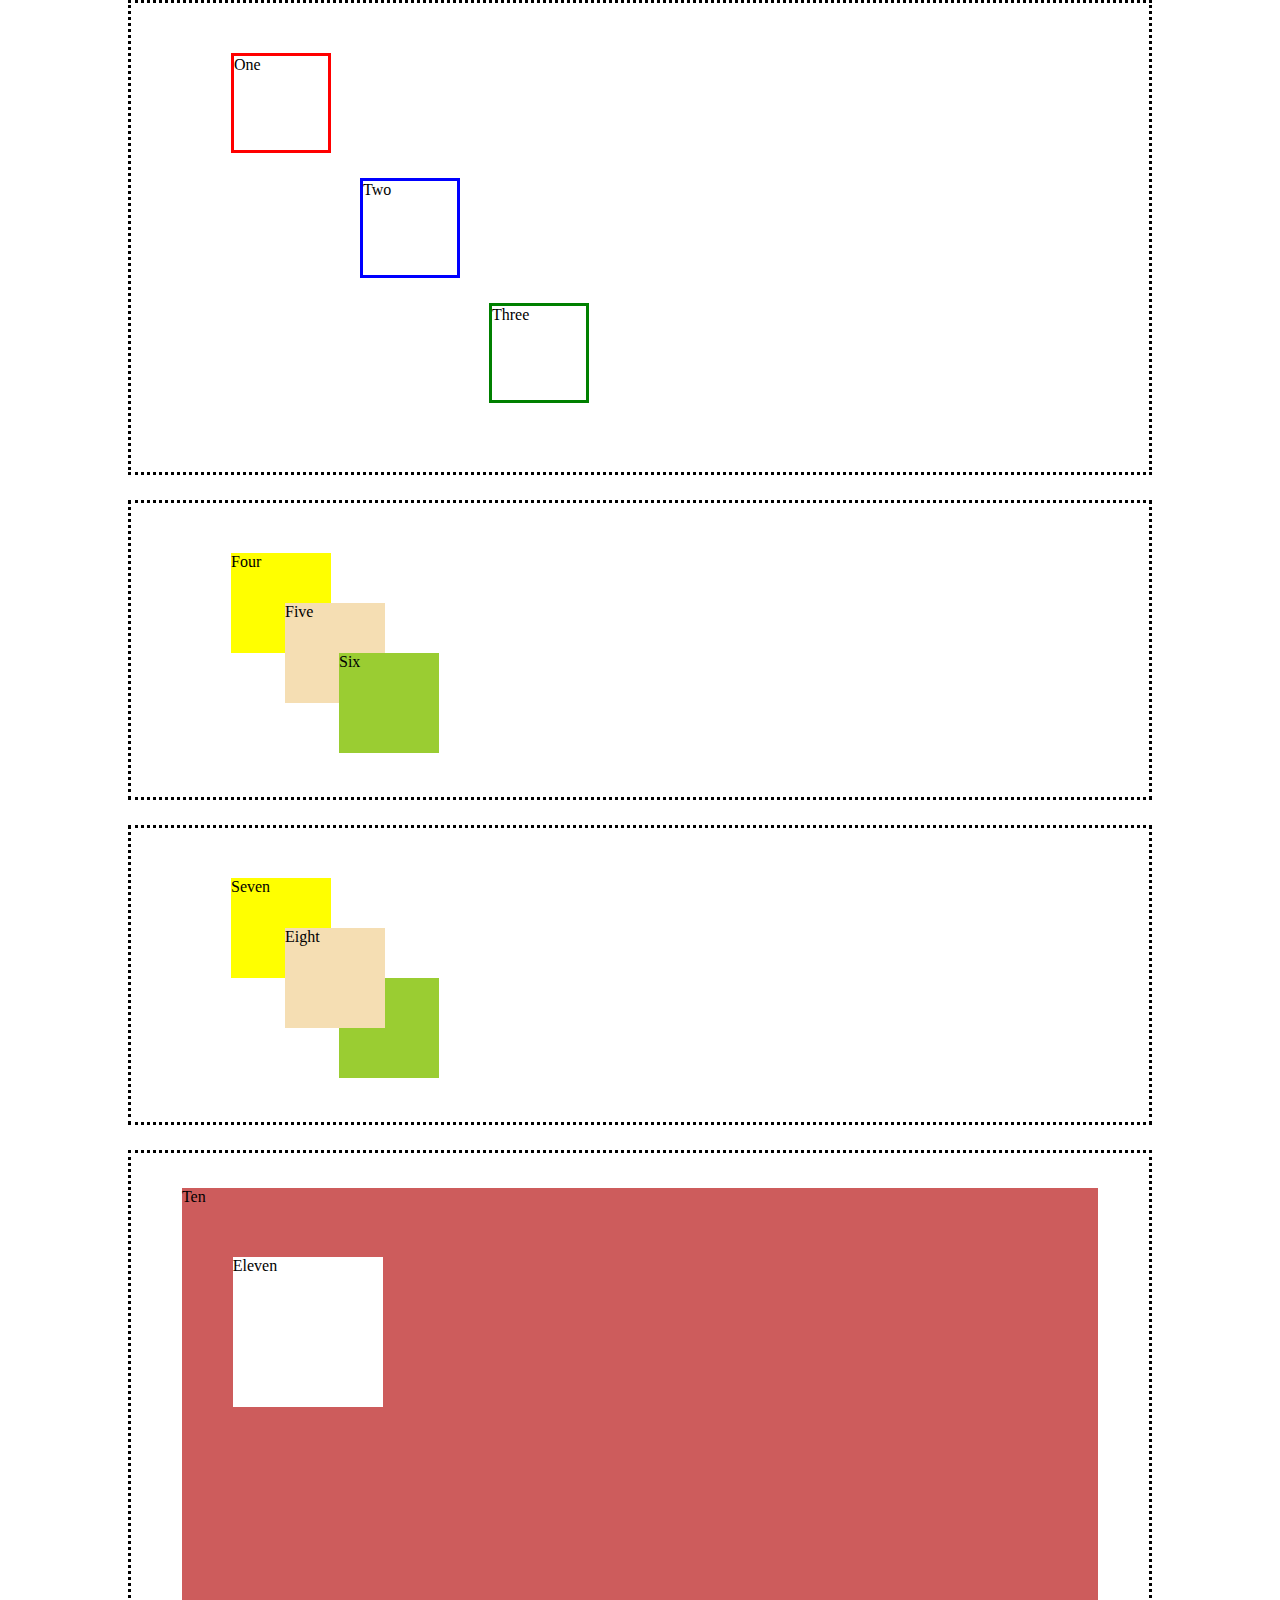
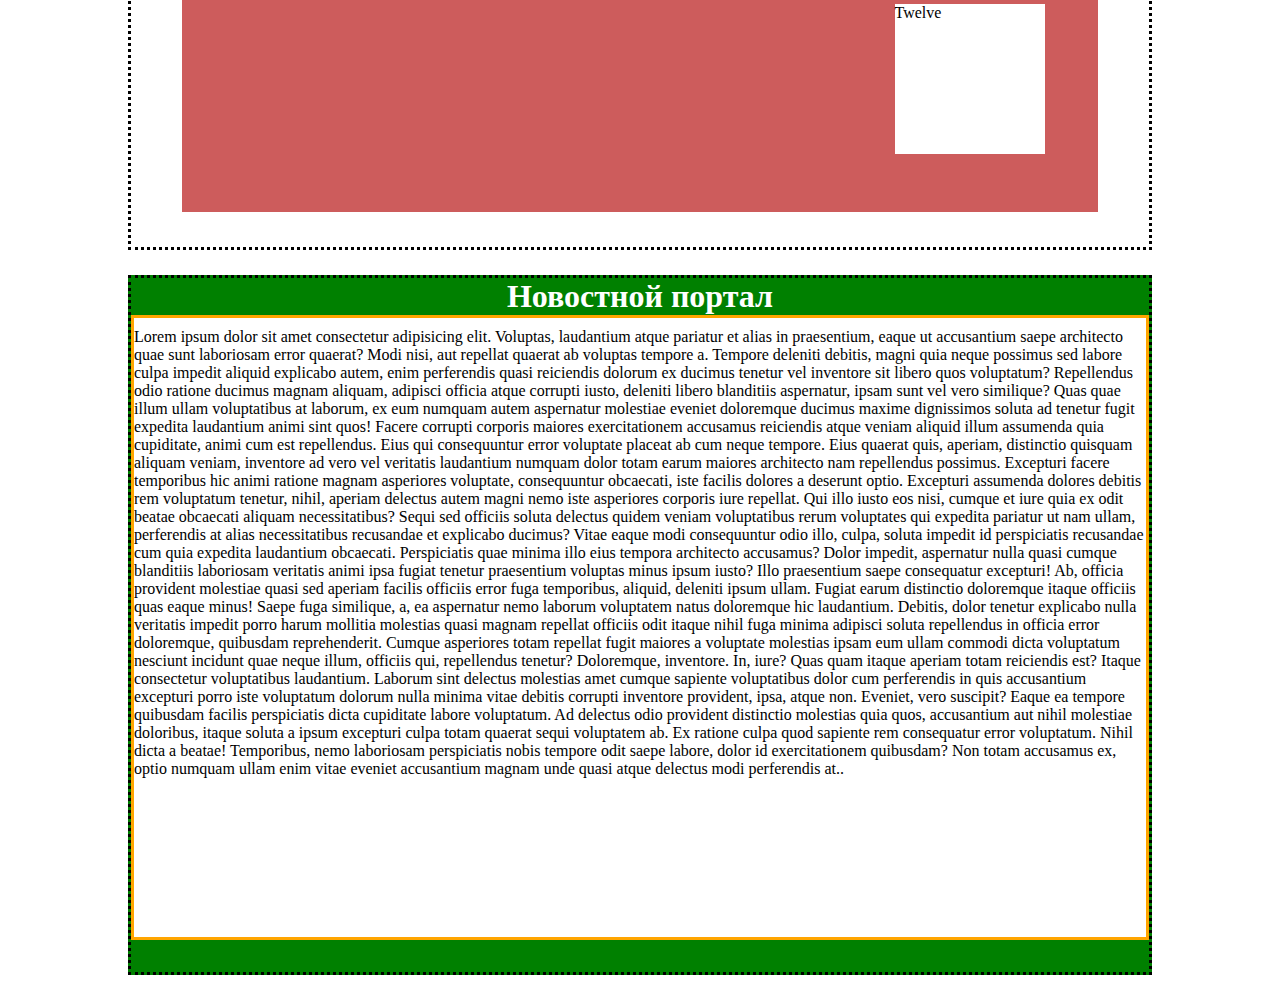
<file: index.html>
<!DOCTYPE html>
<html lang="en">
<head>
  <meta charset="UTF-8">
  <link rel="stylesheet" href="style.css">
  <title>Lab4_position</title>
</head>
<body>
  <div class="block" id="block_1">
      <div class="box" id="one">One</div>
      <div class="box" id="two">Two</div>
      <div class="box" id="three">Three</div>  
  </div>

  <div class="block" id="block_2">
    <div class="box" id="four">Four</div>
    <div class="box" id="five">Five</div>
    <div class="box" id="six">Six</div>  
  </div>

  <div class="block" id="block_3">
    <div class="box" id="seven">Seven</div>
    <div class="box" id="eight">Eight</div>
    <div class="box" id="nine">Nine</div>  
  </div>

  <div class="block" id="block_4">
    <div class="box" id="ten">Ten</div>
    <div class="box" id="eleven">Eleven</div>
    <div class="box" id="twelve">Twelve</div>
  </div> 
  
  <div class="block" id="block_5">
    <div id="text"><h1>Новостной портал</h1></div>
    <div class="box" id="scroll">
      <p>Lorem ipsum dolor sit amet consectetur adipisicing elit. Voluptas, laudantium atque pariatur et alias in praesentium, eaque ut accusantium saepe architecto quae sunt laboriosam error quaerat? Modi nisi, aut repellat quaerat ab voluptas tempore a. Tempore deleniti debitis, magni quia neque possimus sed labore culpa impedit aliquid explicabo autem, enim perferendis quasi reiciendis dolorum ex ducimus tenetur vel inventore sit libero quos voluptatum? Repellendus odio ratione ducimus magnam aliquam, adipisci officia atque corrupti iusto, deleniti libero blanditiis aspernatur, ipsam sunt vel vero similique? Quas quae illum ullam voluptatibus at laborum, ex eum numquam autem aspernatur molestiae eveniet doloremque ducimus maxime dignissimos soluta ad tenetur fugit expedita laudantium animi sint quos! Facere corrupti corporis maiores exercitationem accusamus reiciendis atque veniam aliquid illum assumenda quia cupiditate, animi cum est repellendus. Eius qui consequuntur error voluptate placeat ab cum neque tempore. Eius quaerat quis, aperiam, distinctio quisquam aliquam veniam, inventore ad vero vel veritatis laudantium numquam dolor totam earum maiores architecto nam repellendus possimus. Excepturi facere temporibus hic animi ratione magnam asperiores voluptate, consequuntur obcaecati, iste facilis dolores a deserunt optio. Excepturi assumenda dolores debitis rem voluptatum tenetur, nihil, aperiam delectus autem magni nemo iste asperiores corporis iure repellat. Qui illo iusto eos nisi, cumque et iure quia ex odit beatae obcaecati aliquam necessitatibus? Sequi sed officiis soluta delectus quidem veniam voluptatibus rerum voluptates qui expedita pariatur ut nam ullam, perferendis at alias necessitatibus recusandae et explicabo ducimus? Vitae eaque modi consequuntur odio illo, culpa, soluta impedit id perspiciatis recusandae cum quia expedita laudantium obcaecati. Perspiciatis quae minima illo eius tempora architecto accusamus? Dolor impedit, aspernatur nulla quasi cumque blanditiis laboriosam veritatis animi ipsa fugiat tenetur praesentium voluptas minus ipsum iusto? Illo praesentium saepe consequatur excepturi! Ab, officia provident molestiae quasi sed aperiam facilis officiis error fuga temporibus, aliquid, deleniti ipsum ullam. Fugiat earum distinctio doloremque itaque officiis quas eaque minus! Saepe fuga similique, a, ea aspernatur nemo laborum voluptatem natus doloremque hic laudantium. Debitis, dolor tenetur explicabo nulla veritatis impedit porro harum mollitia molestias quasi magnam repellat officiis odit itaque nihil fuga minima adipisci soluta repellendus in officia error doloremque, quibusdam reprehenderit. Cumque asperiores totam repellat fugit maiores a voluptate molestias ipsam eum ullam commodi dicta voluptatum nesciunt incidunt quae neque illum, officiis qui, repellendus tenetur? Doloremque, inventore. In, iure? Quas quam itaque aperiam totam reiciendis est? Itaque consectetur voluptatibus laudantium. Laborum sint delectus molestias amet cumque sapiente voluptatibus dolor cum perferendis in quis accusantium excepturi porro iste voluptatum dolorum nulla minima vitae debitis corrupti inventore provident, ipsa, atque non. Eveniet, vero suscipit? Eaque ea tempore quibusdam facilis perspiciatis dicta cupiditate labore voluptatum. Ad delectus odio provident distinctio molestias quia quos, accusantium aut nihil molestiae doloribus, itaque soluta a ipsum excepturi culpa totam quaerat sequi voluptatem ab. Ex ratione culpa quod sapiente rem consequatur error voluptatum. Nihil dicta a beatae! Temporibus, nemo laboriosam perspiciatis nobis tempore odit saepe labore, dolor id exercitationem quibusdam? Non totam accusamus ex, optio numquam ullam enim vitae eveniet accusantium magnam unde quasi atque delectus modi perferendis at..</p>
    </div>
  </div>
</body>
</html>
</file>
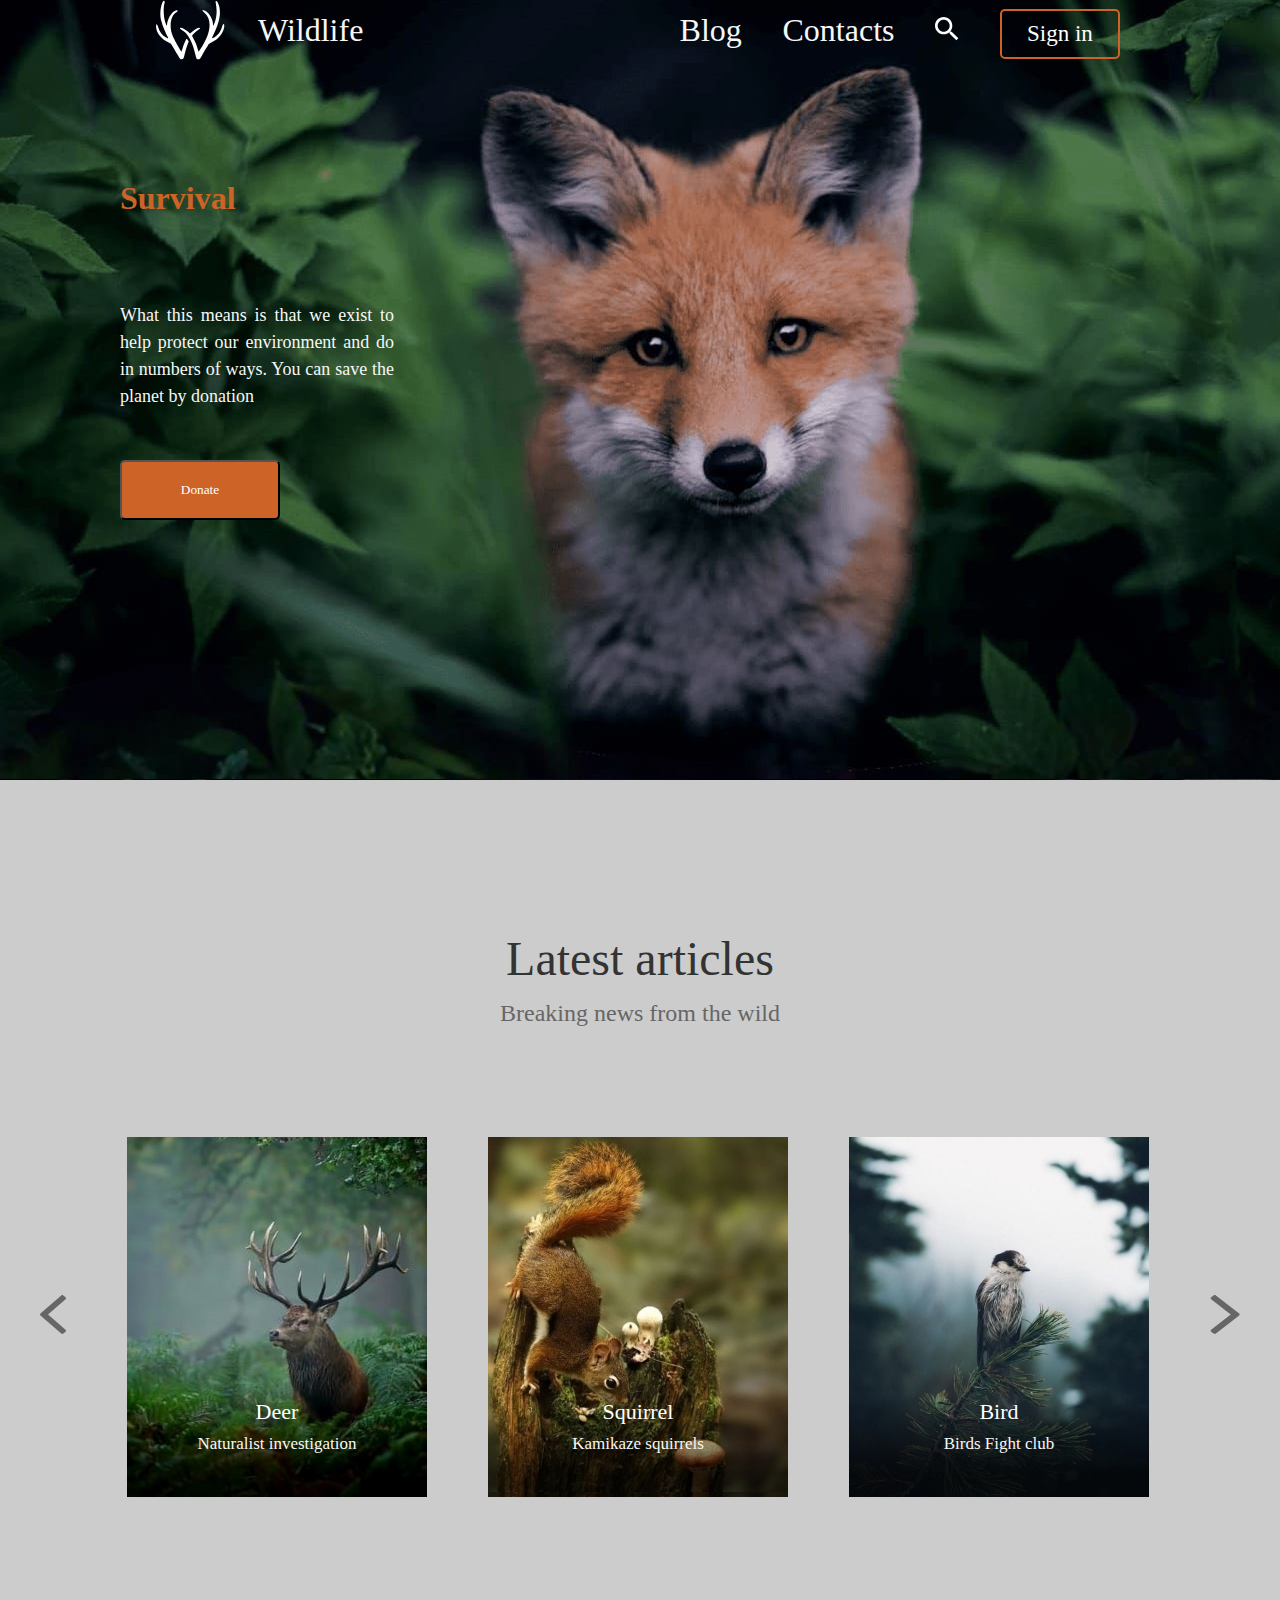
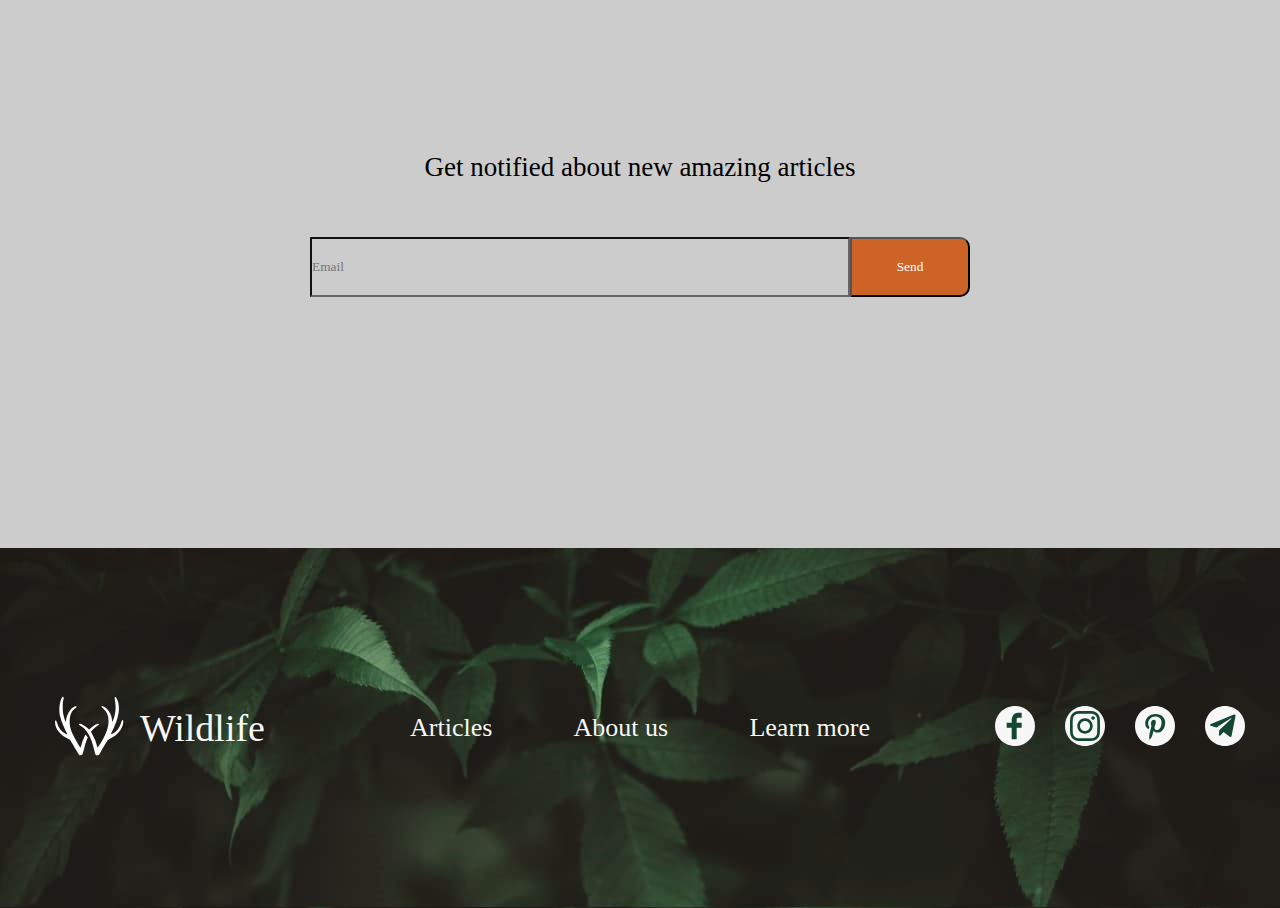
<file: wildlife/index.html>
<!DOCTYPE html>
<html lang="en">
<head>
  <meta charset="UTF-8">
  <meta http-equiv="X-UA-Compatible" content="IE=edge">
  <meta name="viewport" content="width=device-width, initial-scale=1.0">
  <link rel="stylesheet" href="style.css">
  <title>Wildlife</title>
</head>
<body>
  <div class="wrapper">
    <div class="background">
      <header class="header">
        <div class="header__left">
          <div class="left__block">
            <div class="header__logo">
                <svg width="69" height="60" viewBox="0 0 69 60" fill="none" xmlns="http://www.w3.org/2000/svg">
                  <path fill-rule="evenodd" clip-rule="evenodd" d="M6.3948 2.44604C4.16477 7.15504 3.65727 16.4691 5.36475 21.3461C5.73505 22.4039 6.12845 23.6725 6.23905 24.1655C6.50697 25.3616 9.98755 33.4607 11.3835 36.1374C12.7536 38.7639 12.7282 38.7901 10.1004 37.4541C6.3206 35.5326 3.34752 31.5826 2.05042 26.7593C1.13115 23.3408 0.00397348 23.2777 0.0772985 26.6488C0.205224 32.5289 5.17522 38.814 12.5882 42.4708C15.5288 43.9211 14.6779 42.7686 21.2467 54.2024C24.0457 59.0747 24.1808 59.2308 25.5972 59.2308C27.3561 59.2308 27.6071 58.8444 28.5953 54.6155C29.5972 50.3279 30.7228 46.6075 31.9289 43.5965L32.7948 41.4347L31.8533 40.1431C31.3355 39.4326 30.798 38.8502 30.6593 38.8488C30.1948 38.844 28.0869 43.6096 26.7646 47.6535L25.4569 51.6532L23.9027 49.3844C22.4623 47.2811 17.952 38.948 16.8384 36.3319C12.847 26.9553 14.4788 15.6138 20.3028 12.2518C22.3567 11.066 21.9794 9.6086 19.8173 10.3764C15.3945 11.9471 11.3867 18.6498 10.9586 25.1924C10.8617 26.6725 9.7457 24.0611 8.6236 19.7287C7.47227 15.2835 7.3727 6.67708 8.4353 3.47029C9.38888 0.593038 7.67895 -0.265299 6.3948 2.44604ZM59.6933 1.30982C59.574 1.59996 59.6634 2.85175 59.8918 4.09177C61.1044 10.6744 60.7708 16.6257 58.8924 21.9231C57.5846 25.6113 57.0736 26.3963 57.0652 24.7304C57.0377 19.3638 53.3148 12.8507 49.0733 10.7489C45.9222 9.18752 45.6274 10.2683 48.518 12.7851C56.5554 19.7834 54.8527 33.9088 44.1036 49.4043L42.5157 51.6933L41.9636 49.7889C40.4831 44.6822 39.9738 43.3696 38.0497 39.7006L35.9766 35.7474L37.6433 33.7295C38.56 32.6197 40.4344 31.032 41.8087 30.2013C43.183 29.3706 44.2428 28.5095 44.1637 28.2878C43.6667 26.893 39.9378 28.4095 36.4521 31.4239L34.0308 33.5178L31.8846 31.5955C29.582 29.5331 25.8581 27.5444 24.6935 27.7554C23.4517 27.9804 23.6045 28.7779 25.0178 29.4484C31.5726 32.5583 36.2416 40.8258 39.5563 55.1923C40.3933 58.8197 40.6819 59.2308 42.3925 59.2308C43.7998 59.2308 43.9577 59.0614 46.1602 55.1923C47.5179 52.8072 51.0517 46.8561 52.3433 44.7796C52.8356 43.988 54.1098 43.1056 56.201 42.1082C62.3316 39.1839 67.1378 33.2911 68.1072 27.5107C68.7914 23.4293 67.2122 22.8184 66.0997 26.7343C64.7094 31.6287 61.3194 36.0255 57.5225 37.8595C55.6437 38.767 55.6206 38.591 57.1947 35.3476C64.3238 20.6586 65.7354 10.406 61.7265 2.43362C61.0403 1.06904 60.0232 0.506894 59.6933 1.30982Z" fill="white"/>
                </svg>
              <a href="#" class="menu__links1">Wildlife</a>
            </div>
          </div>
        </div>
      <div class="header__right">
        <div class = "right__block"> 
          <nav class="menu">
            <ul class="menu__list">
              <li class="menu__items">
                <a href="#" class="menu__links">Blog</a>
              </li>
              <li class="menu__items">
                <a href="#" class="menu__links1">Contacts</a>
              </li>
              <li class="menu__items">
                <svg width="24" height="24" viewBox="0 0 24 24" fill="none" xmlns="http://www.w3.org/2000/svg">
                  <path d="M8.688 14.688C12.001 14.688 14.688 12 14.688 8.688C14.688 5.376 12 2.688 8.688 2.688C5.376 2.688 2.688 5.376 2.688 8.688C2.688 12 5.376 14.688 8.688 14.688ZM16.688 14.688L23.313 21.313L21.313 23.313L14.688 16.688V15.625L14.313 15.25C12.813 16.563 10.813 17.313 8.688 17.313C3.875 17.313 0 13.5 0 8.688C0 3.876 3.875 0 8.688 0C13.501 0 17.313 3.875 17.313 8.688C17.313 10.813 16.563 12.813 15.25 14.313L15.625 14.688H16.688Z" fill="white"/>
                  </svg>
              </li>
              <li class="menu__items">
                <button href="#" class="Button1">Sign in</button>
              </li>
            </ul>
          </nav>
        </div>
      </div>
      </header>
      <div class="survival">
        <div class="survival-text">
          <div class="title"><h1>Survival</h1></div>
          <div class="regular">What this means is that we exist to help protect our environment and do in numbers of ways. You can save the planet by donation</div>
          <div class="Donate"><button class = "Donate1">Donate</button></div>
        </div>   
      </div>
    </div>
  </div>  
  <div class="wildlife-articles">
    <div class="elements">
        <div class="top">
          <div class="latest-articles">
            <h2 class = "main">
              Latest articles
            </h2>
            <h2 class = "sh-2">
              Breaking news from the wild          
            </h2>
          </div>
        </div>    
        <div class="middle">
          <div class="images">
            <div class="left_arrow">
              <svg width="26" height="39" viewBox="0 0 26 39" fill="none" xmlns="http://www.w3.org/2000/svg">
                <path d="M25.9913 3.24993C25.9913 3.56219 25.8125 3.91383 25.545 4.14844L8.00063 19.4998L25.545 34.8511C25.8131 35.0857 25.9913 35.4368 25.9913 35.7496C25.9913 36.0624 25.8125 36.4135 25.545 36.6481L23.3131 38.601C23.045 38.8356 22.6438 38.9915 22.2863 38.9915C21.9288 38.9915 21.5275 38.8351 21.2594 38.601L0.455627 20.3977C0.187502 20.1631 0.00937653 19.812 0.00937653 19.4992C0.00937653 19.1864 0.188127 18.8353 0.455627 18.6007L21.2594 0.397427C21.5275 0.162818 21.9288 0.00695801 22.2863 0.00695801C22.6438 0.00695801 23.045 0.163365 23.3131 0.397427L25.545 2.35032C25.8131 2.58493 25.9913 2.89719 25.9913 3.24883V3.24993Z" fill="#666666"/>
                </svg>
            </div>
            <div class="image1">
              <div class = textimage> <h4>
                Deer
              </h4>
              <small>
                Naturalist investigation
              </small>
              </div>
            </div>
            <div class="image2">
              <div class = textimage> <h4>
                Squirrel
              </h4>
              <small>
                Kamikaze squirrels
              </small>
              </div>
            </div>
            <div class="image3">
              <div class=textimage><h4>
                Bird
              </h4>
              <small> 
                Birds Fight club
              </small>
              </div>
            </div>
            <div class = "right_arrow">
            <svg width="30" height="39" viewBox="0 0 30 39" fill="none" xmlns="http://www.w3.org/2000/svg">
              <path d="M29.6512 19.4997C29.6512 19.812 29.4517 20.1636 29.1531 20.3982L5.93029 38.6015C5.63098 38.8361 5.18308 38.992 4.78401 38.992C4.38494 38.992 3.93703 38.8356 3.63773 38.6015L1.14633 36.6486C0.847031 36.414 0.648193 36.1017 0.648193 35.7501C0.648193 35.4378 0.847728 35.0862 1.14633 34.8516L20.7308 19.5003L1.14633 4.14894C0.847031 3.91433 0.648193 3.56323 0.648193 3.25042C0.648193 2.93761 0.847728 2.58651 1.14633 2.3519L3.63773 0.399014C3.93703 0.164405 4.38494 0.00854492 4.78401 0.00854492C5.18308 0.00854492 5.63098 0.164952 5.93029 0.399014L29.1531 18.6023C29.4524 18.8369 29.6512 19.188 29.6512 19.5008V19.4997Z" fill="#666666"/>
            </svg>
            </div>
          </div>
        </div>
      <div class = "bottom">
        <div class="down">
          <div class="text_down">
            <h3>Get notified about new amazing articles</h3>
          </div>
          <div class = "email">
            <input name="guruweba_example_email" type="email" placeholder="Email" >
            <button class= "send_button">Send</button>
          </div>
        </div>
      </div>
    </div>
  </div>
  <div class="wildlife-footer">
    <div class ="picture__footer">
        <div class="left__footer">
            <div class="logo__footer">
              <div class="logo_foot">
                <svg width="69" height="60" viewBox="0 0 69 60" fill="none" xmlns="http://www.w3.org/2000/svg">
                <path fill-rule="evenodd" clip-rule="evenodd" d="M6.3948 2.44604C4.16477 7.15504 3.65727 16.4691 5.36475 21.3461C5.73505 22.4039 6.12845 23.6725 6.23905 24.1655C6.50697 25.3616 9.98755 33.4607 11.3835 36.1374C12.7536 38.7639 12.7282 38.7901 10.1004 37.4541C6.3206 35.5326 3.34752 31.5826 2.05042 26.7593C1.13115 23.3408 0.00397348 23.2777 0.0772985 26.6488C0.205224 32.5289 5.17522 38.814 12.5882 42.4708C15.5288 43.9211 14.6779 42.7686 21.2467 54.2024C24.0457 59.0747 24.1808 59.2308 25.5972 59.2308C27.3561 59.2308 27.6071 58.8444 28.5953 54.6155C29.5972 50.3279 30.7228 46.6075 31.9289 43.5965L32.7948 41.4347L31.8533 40.1431C31.3355 39.4326 30.798 38.8502 30.6593 38.8488C30.1948 38.844 28.0869 43.6096 26.7646 47.6535L25.4569 51.6532L23.9027 49.3844C22.4623 47.2811 17.952 38.948 16.8384 36.3319C12.847 26.9553 14.4788 15.6138 20.3028 12.2518C22.3567 11.066 21.9794 9.6086 19.8173 10.3764C15.3945 11.9471 11.3867 18.6498 10.9586 25.1924C10.8617 26.6725 9.7457 24.0611 8.6236 19.7287C7.47227 15.2835 7.3727 6.67708 8.4353 3.47029C9.38888 0.593038 7.67895 -0.265299 6.3948 2.44604ZM59.6933 1.30982C59.574 1.59996 59.6634 2.85175 59.8918 4.09177C61.1044 10.6744 60.7708 16.6257 58.8924 21.9231C57.5846 25.6113 57.0736 26.3963 57.0652 24.7304C57.0377 19.3638 53.3148 12.8507 49.0733 10.7489C45.9222 9.18752 45.6274 10.2683 48.518 12.7851C56.5554 19.7834 54.8527 33.9088 44.1036 49.4043L42.5157 51.6933L41.9636 49.7889C40.4831 44.6822 39.9738 43.3696 38.0497 39.7006L35.9766 35.7474L37.6433 33.7295C38.56 32.6197 40.4344 31.032 41.8087 30.2013C43.183 29.3706 44.2428 28.5095 44.1637 28.2878C43.6667 26.893 39.9378 28.4095 36.4521 31.4239L34.0308 33.5178L31.8846 31.5955C29.582 29.5331 25.8581 27.5444 24.6935 27.7554C23.4517 27.9804 23.6045 28.7779 25.0178 29.4484C31.5726 32.5583 36.2416 40.8258 39.5563 55.1923C40.3933 58.8197 40.6819 59.2308 42.3925 59.2308C43.7998 59.2308 43.9577 59.0614 46.1602 55.1923C47.5179 52.8072 51.0517 46.8561 52.3433 44.7796C52.8356 43.988 54.1098 43.1056 56.201 42.1082C62.3316 39.1839 67.1378 33.2911 68.1072 27.5107C68.7914 23.4293 67.2122 22.8184 66.0997 26.7343C64.7094 31.6287 61.3194 36.0255 57.5225 37.8595C55.6437 38.767 55.6206 38.591 57.1947 35.3476C64.3238 20.6586 65.7354 10.406 61.7265 2.43362C61.0403 1.06904 60.0232 0.506894 59.6933 1.30982Z" fill="white"/>
                </svg>
              </div>
                <div>
            <a href="#" class="menu__logo__footer">Wildlife</a>
                </div>
            </div>
        </div>
        <div class="middle__footer">
            <ul class="ul__footer">
                <li class="li__footer"> 
                    <a class = "menu__links__footer">Articles</a>
                </li>
                <li class="li__footer">
                    <a class = "menu__links__footer">About us</a>    
                    </li>
                <li class="li__footer">
                    <a class = "menu__links__footer">Learn more</a>
                </li>
            </ul>
        </div>
        <div class="right__footer">
          <ul class="ul__footer__right">
            <li class="li__footer__right"> 
              <a class="menu__links__footer__right"><svg width="40" height="40" viewBox="0 0 40 40" fill="none" xmlns="http://www.w3.org/2000/svg">
                <path d="M0 20C0 8.95431 8.95431 0 20 0C31.0457 0 40 8.95431 40 20C40 31.0457 31.0457 40 20 40C8.95431 40 0 31.0457 0 20Z" fill="#F7F7F7"/>
                <path d="M21.6663 16.6663H26.6663V21.6663H21.6663V33.3325H16.6663V21.6663H11.6663V16.6663H16.6663V14.575C16.6663 12.5938 17.29 10.09 18.53 8.72126C19.77 7.35001 21.3188 6.66626 23.1738 6.66626H26.6675V11.6663H23.1675C22.3375 11.6663 21.6675 12.3363 21.6675 13.165V16.6663H21.6663Z" fill="#134731"/>
                </svg></a>
            </li>
            <li class="li__footer__right">
              <a class="menu__links__footer__right"><svg width="40" height="40" viewBox="0 0 40 40" fill="none" xmlns="http://www.w3.org/2000/svg">
                <path d="M0 20C0 8.95431 8.95431 0 20 0C31.0457 0 40 8.95431 40 20C40 31.0457 31.0457 40 20 40C8.95431 40 0 31.0457 0 20Z" fill="#F7F7F7"/>
                <path d="M20.0088 7.7017C24.019 7.7017 24.4938 7.71928 26.0709 7.78961C27.5366 7.85407 28.3281 8.10021 28.8558 8.30533C29.5534 8.57492 30.0576 8.90311 30.5794 9.42469C31.1071 9.95214 31.4295 10.4503 31.7051 11.1477C31.9103 11.6751 32.1565 12.4722 32.221 13.9314C32.2914 15.5138 32.309 15.9885 32.309 19.9912C32.309 23.9939 32.2914 24.4745 32.221 26.051C32.1565 27.5161 31.9103 28.3073 31.7051 28.8347C31.4354 29.5321 31.1071 30.0361 30.5853 30.5577C30.0576 31.0852 29.5593 31.4075 28.8616 31.6829C28.334 31.8881 27.5366 32.1342 26.0768 32.1987C24.4938 32.269 24.019 32.2866 20.0147 32.2866C16.0104 32.2866 15.5296 32.269 13.9525 32.1987C12.4868 32.1342 11.6953 31.8881 11.1677 31.6829C10.47 31.4134 9.9658 31.0852 9.44401 30.5636C8.91636 30.0361 8.5939 29.538 8.31835 28.8406C8.11315 28.3131 7.86691 27.5161 7.80242 26.0568C7.73207 24.4745 7.71448 23.9998 7.71448 19.9971C7.71448 15.9943 7.73207 15.5138 7.80242 13.9373C7.86691 12.4722 8.11315 11.681 8.31835 11.1535C8.58804 10.4561 8.91636 9.95214 9.43815 9.43055C9.9658 8.90311 10.4641 8.58078 11.1618 8.30533C11.6895 8.10021 12.4868 7.85407 13.9466 7.78961C15.5237 7.71928 15.9986 7.7017 20.0088 7.7017ZM20.0088 5C15.9341 5 15.4241 5.01758 13.8235 5.08791C12.2288 5.15823 11.1325 5.4161 10.1827 5.78531C9.19191 6.1721 8.35353 6.68197 7.52101 7.52002C6.68263 8.35222 6.17256 9.19027 5.78562 10.1748C5.41626 11.1301 5.1583 12.2202 5.08794 13.8142C5.01759 15.42 5 15.9299 5 20.0029C5 24.076 5.01759 24.5859 5.08794 26.1858C5.1583 27.7798 5.41626 28.8758 5.78562 29.8252C6.17256 30.8156 6.68263 31.6536 7.52101 32.4858C8.35353 33.318 9.19191 33.8338 10.1769 34.2147C11.1325 34.5839 12.223 34.8418 13.8177 34.9121C15.4182 34.9824 15.9283 35 20.0029 35C24.0776 35 24.5876 34.9824 26.1882 34.9121C27.7829 34.8418 28.8792 34.5839 29.829 34.2147C30.814 33.8338 31.6523 33.318 32.4849 32.4858C33.3174 31.6536 33.8333 30.8156 34.2144 29.831C34.5837 28.8758 34.8417 27.7857 34.9121 26.1916C34.9824 24.5917 35 24.0819 35 20.0088C35 15.9357 34.9824 15.4259 34.9121 13.8259C34.8417 12.2319 34.5837 11.136 34.2144 10.1866C33.845 9.19027 33.335 8.35222 32.4966 7.52002C31.6641 6.68783 30.8257 6.1721 29.8407 5.79117C28.8851 5.42196 27.7946 5.16409 26.1999 5.09377C24.5935 5.01758 24.0834 5 20.0088 5V5Z" fill="#134731"/>
                <path d="M20.0088 12.2964C15.7524 12.2964 12.2992 15.7482 12.2992 20.003C12.2992 24.2577 15.7524 27.7096 20.0088 27.7096C24.2652 27.7096 27.7184 24.2577 27.7184 20.003C27.7184 15.7482 24.2652 12.2964 20.0088 12.2964ZM20.0088 25.002C17.2474 25.002 15.0078 22.7633 15.0078 20.003C15.0078 17.2427 17.2474 15.0039 20.0088 15.0039C22.7702 15.0039 25.0098 17.2427 25.0098 20.003C25.0098 22.7633 22.7702 25.002 20.0088 25.002Z" fill="#134731"/>
                <path d="M29.8232 11.9916C29.8232 12.9853 29.0174 13.7907 28.0233 13.7907C27.0292 13.7907 26.2234 12.9853 26.2234 11.9916C26.2234 10.9979 27.0292 10.1924 28.0233 10.1924C29.0174 10.1924 29.8232 10.9979 29.8232 11.9916Z" fill="#134731"/>
                </svg>
                </a>
            </li> 
            <li class="li__footer__right">
              <a class="menu__links__footer__right"><svg width="40" height="40" viewBox="0 0 40 40" fill="none" xmlns="http://www.w3.org/2000/svg">
                <path d="M0 20C0 8.95431 8.95431 0 20 0C31.0457 0 40 8.95431 40 20C40 31.0457 31.0457 40 20 40C8.95431 40 0 31.0457 0 20Z" fill="#F7F7F7"/>
                <path d="M20.81 7.95117C13.76 7.95117 10.205 13.0062 10.205 17.2212C10.205 19.7762 11.1737 22.0449 13.2437 22.8899C13.585 23.0299 13.8887 22.8962 13.9875 22.5212C14.0562 22.2599 14.2175 21.5999 14.2912 21.3262C14.3925 20.9574 14.3525 20.8262 14.08 20.5012C13.4812 19.7974 13.1 18.8812 13.1 17.5899C13.1 13.8399 15.905 10.4837 20.4062 10.4837C24.3925 10.4837 26.5825 12.9224 26.5825 16.1699C26.5825 20.4499 24.6875 24.0599 21.8762 24.0599C20.3225 24.0599 19.1612 22.7762 19.535 21.2012C19.9812 19.3174 20.845 17.2899 20.845 15.9349C20.845 14.7199 20.1912 13.7087 18.845 13.7087C17.2587 13.7087 15.9812 15.3487 15.9812 17.5487C15.9812 18.9499 16.4575 19.8974 16.4575 19.8974C16.4575 19.8974 14.8312 26.7787 14.5475 27.9837C13.9812 30.3837 14.4625 33.3274 14.5062 33.6249C14.5275 33.7987 14.755 33.8437 14.8562 33.7099C15.0025 33.5187 16.895 31.1812 17.535 28.8512C17.72 28.1912 18.58 24.7762 18.58 24.7762C19.0987 25.7574 20.6012 26.6224 22.205 26.6224C26.9762 26.6224 30.2112 22.2762 30.2112 16.4512C30.2062 12.0512 26.4775 7.95117 20.8112 7.95117H20.81Z" fill="#134731"/>
                </svg>
                </a>
            </li>
            <li class="li__footer__right">
              <a class="menu__links__footer__right"><svg width="40" height="40" viewBox="0 0 40 40" fill="none" xmlns="http://www.w3.org/2000/svg">
                <path d="M0 20C0 8.95431 8.95431 0 20 0C31.0457 0 40 8.95431 40 20C40 31.0457 31.0457 40 20 40C8.95431 40 0 31.0457 0 20Z" fill="#F7F7F7"/>
                <path d="M28.4299 8.75572L5.83808 17.9356C4.92895 18.3631 4.62146 19.2193 5.6183 19.6839L11.4141 21.6246L25.4275 12.4989C26.1927 11.9259 26.976 12.0787 26.302 12.7089L14.2663 24.1918L13.8882 29.0513C14.2384 29.8016 14.8796 29.8051 15.2886 29.4322L18.6185 26.1122L24.3214 30.612C25.6459 31.4383 26.3666 30.905 26.6516 29.3906L30.3922 10.7271C30.7806 8.86286 30.1182 8.04149 28.4299 8.75572Z" fill="#134731"/>
                </svg>
                </a>
            </li>
        </ul>
        </div>
    </div>
</div>
</body>
</html>
</file>
<file: style.css>
* {
    margin: 0;
    padding: 0;
    list-style-type: none ;
    box-sizing: border-box;
  }

  .box {
    display:inline-block;
    width: 100px;
    height: 100px;
    background:white;
    color: black;
  }

  .block {
    width: 80%;
    margin: auto;
  }

  #block_1 {
    height: 475px; 
    border: black;
    border-style: dotted;
    background:white;
  }

  #block_2 {
    margin-top: 25px;
    height: 300px; 
    border: black;
    border-style: dotted;
    background:white;
  }

  #block_3{
    height: 300px;
    margin-top: 25px;
    border: black;
    border-style: dotted;
    background:white;
  }

  #block_4 {
    position: relative;
    height: 700px;
    margin-top: 25px;
    border: black;
    border-style: dotted;
    background:white;
    margin-bottom: 25px;
  }

  #block_5 {
    position: relative;
    height: 700px;;
    border: black;
    border-style: dotted;
    background:green;
    margin-bottom: 25px;
  }

  #one {
    position: relative;
    top: 50px;
    left: 100px;
    border: red;
    border-style: solid;
  }

  #two {
    position: relative;
    top: 175px;
    left: 125px;
    border: blue;
    border-style: solid;
  }

  #three {
  position: relative;
  top: 300px;
  left: 150px;
  border: green;
  border-style: solid;
  }

  #four {
    position: relative;
    top: 50px;
    left: 100px;
    background-color:yellow ;
  }

  #five {
    position: relative;
    top: 100px;
    left: 50px;
    background-color: wheat;
  }

  #six {
    position: relative;
    top: 150px;
    left: 0px;
    background-color:yellowgreen ;
  }

  #seven {
    position: relative;
    top: 50px;
    left: 100px;
    background-color:yellow ;
  }

  #eight {
    z-index: 1;
    position: relative;
    top: 100px;
    left: 50px;
    background-color: wheat;
  }

  #nine {
    position: relative;
    top: 150px;
    left: 0px;
    background-color:yellowgreen ;
  }

  #ten {
    position:absolute;
    margin: auto;
    top: 0;
    left: 0;
    bottom: 0;
    right: 0;
    width: 90%;
    height: 90%;
    background-color: indianred;
  }

  #eleven {
    position: absolute;
    background-color: white;
    top: 15%;
    left: 10%;
    width: 150px;
    height: 150px;
  }

  #twelve {
    position: absolute;
    background-color: white;
    top: 65%;
    left: 75%;
    width: 150px;
    height: 150px;
  }
  
  #scroll {
    position:absolute;
    width: 100%;
    height: 90%;
    background-color: white;
    overflow:scroll;
    padding-top: 1%;
    border: orange;
    border-style: solid;
  }
  
  #text {
    width: 100%;
    text-align: center;
  }
  
  h1 {
    text-align:center;
    color:white;
  }
</file>
<file: wildlife/style.css>
* {
    padding: 0;
    margin: 0;
    list-style-type: none;
    box-sizing: border-box;
    font-family: Open Sans;
  }
  
  .wrapper {
    z-index: -1;
    display: flex;
    width: 100vw;
    justify-content: center;
    background-color: #02160b;
  }
  
  .background {
    background-image: url(fox.jpg);
    width: 100%;
    max-width: 1440px;
    height: 780px;
  }
  
  .header {
    display: flex;
    width: 100%;
    height: 60px;
    justify-content: space-around;
    font-size: 32px;
    font-style: normal;
    font-weight: 400;
    line-height: 60px;
    letter-spacing: 0em;
  }
  
  .header__logo {
    width: 240px;
    height: 60px;
    display: flex;
    justify-content: space-around;
    align-items: center;
  }
  
  .menu__list{
    width: 481px;
    display: flex;
    justify-content: space-around;
  }
  
  .menu__links {
    text-decoration: none;
  }
  
  button {
    text-decoration: none;
  }
  
  .Button1 {
    height: 50px;
    width: 120px;
    font-family: Roboto;
    font-size: 23px;
    font-style: normal;
    font-weight: 400;
    line-height: 27px;
    letter-spacing: 0em;
    text-align: center;
    border: 2px solid #CD6326;
    box-sizing: border-box;
    border-radius: 5px;
    background-color: Transparent;
    color: white;      
  }
  
  a {
    color: rgba(247, 247, 247, 1);
  }
  
  .menu__items:hover {
    transform: translateY(-5px);
  }
  
  .menu__links1:hover {
    transform: translateY(-5px);
  }
  
  .menu__links1 {
    text-decoration: none;
  }
  
  .survival {
    display: flex;
    align-items: flex-end;
    height:460px;
    width: 395px;
    justify-content: flex-end;
  }
  
  .survival-text {
    width: 275px;
    height: 340px;
    display: flex;
    justify-content: space-between;
    flex-direction: column;  
  }
  
  .title {
    text-align: left;
    width: 199px;
    height: 72px;
    color: rgba(205, 99, 38, 1);
    display: flex;
  }
  
  .h1 {
    font-family: Open Sans;
    font-size: 48px;
    font-style: normal;
    font-weight: 400;
    line-height: 72px;
    letter-spacing: 2px;
    color: rgba(205, 99, 38, 1);
  }
  
  .regular {
    display: flex;
    font-family: Open Sans;
    font-size: 18px;
    font-style: normal;
    font-weight: 400;
    line-height: 27px;
    letter-spacing: 0em;
    text-align: justify;
    color:rgba(247, 247, 247, 1);
    width: 274px;
    height: 108px;
  }
  
  .Donate {
    text-align: left;
    display: flex;
    width: 160px;
    height: 60px;
    font-family: Roboto;
    font-size: 23px;
    font-style: normal;
    font-weight: 400;
    line-height: 27px;
    letter-spacing: 0em;
    text-align: center;
    color: rgba(247, 247, 247, 1);
  }
  
  .Donate1 {
    background: rgba(205, 99, 38, 1);
    width: 160px;
    height: 60px;
    border-radius: 5px;
    color:white;
    -webkit-transition: 500ms ease;
    text-decoration: none;
  }
  
  .Donate1:hover {
    transition: 500ms;
    transform: scale(1.2,1.2);
  }
  
  .wildlife-articles {
    background-color: #02160b;
    z-index: -1;
    width: 100vw;
    display: flex;
    justify-content: center;
  }
  
  .elements {
    width: 100%;
    max-width: 1440px;
    max-height: 1368px;
    background: rgba(204, 204, 204, 1);
    display: flex;
    flex-direction: column;
    justify-content: space-between;  
    align-items: center;
  }
  
  .top {
    height: 270px;;
    display: flex;
    align-items: flex-end;
  }
  
  .middle {
    height: 500px;
    display: flex;
    align-items: flex-end;
  }
  
  .bottom { 
    display: flex;
    flex-direction: column;
    align-items: center;
    justify-content: space-around;
    height: 700px;
  }
  
  .latest-articles {
    display: flex;
    flex-direction: column;
    align-items: center;
  }
  
  .main { 
    font-family: open Sans;
    font-size: 48px;
    font-style: normal;
    font-weight: 400;
    line-height: 72px;
    letter-spacing: 0em;
    text-align: center;
    color: rgba(51, 51, 51, 1);
  }
  
  .sh-2 {
    font-family: Open Sans;
    font-size: 24px;
    font-style: normal;
    font-weight: 400;
    line-height: 36px;
    letter-spacing: 0em;
    text-align: center;
    color: rgba(102, 102, 102, 1);
  }
  
  .images {
    display: flex;
    justify-content: space-between;
    align-items: center;
    height: 360px;
    width: 1200px ;
  }
  
  .image1 {
    display: flex;
    justify-content: center;
    align-items: flex-end;
    background-image: url(deer.jpg);
    height: 360px;
    width: 300px;
  }
  
  .image2 {
    display: flex;
    justify-content: center;
    align-items: flex-end;
    background-image: url(squirrel.jpg);
    height: 360px;
    width: 300px;
  }
  
  .image3 {
    display: flex;
    justify-content: center;
    align-items: flex-end;
    height: 360px;
    width: 300px;
    background-image: url(bird.jpg);
  }
  
  h4 {
    color:white;
    font-family: Open Sans;
    font-size: 22px;
    font-style: normal;
    font-weight: 400;
    line-height: 36px;
    letter-spacing: 0em;
    text-align: center;
  }
  
  small {
    font-family: Open Sans;
    font-size: 17px;
    font-style: normal;
    font-weight: 400;
    line-height: 27px;
    letter-spacing: 0em;
    text-align: center;
    color: rgba(247, 247, 247, 1);
  }
  
  .textimage {
    margin-bottom: 40px;
  }
  
  h3 {
    font-family: Open Sans;
    font-size: 27px;
    font-style: normal;
    font-weight: 400;
    line-height: 41px;
    letter-spacing: 0em;
    text-align: center;
  }
  
  .left_arrow:hover {
    transition: 500ms;
    transform: scale(1.2,1.2);
  }
  
  .left_arrow {
    -webkit-transition: 500ms ease;
  }
  
  .right_arrow:hover {
    transition: 500ms;
    transform: scale(1.2,1.2);
  }
  
  .right_arrow {
    -webkit-transition: 500ms ease;
  }
  
  .email {
    height: 60px;
    width: 660px;
    font-family: Open Sans;
    font-size: 23px;
    font-style: normal;
    display: flex;
  }
  
  .send_button {
    background: rgba(205, 99, 38, 1);
    height: 60px;
    width: 120px;
    border-radius: 0px 10px 10px 0px;
    color:white;
  }
  
  input {
    height: 60px;
    width: 540px;
    border-color: rgba(102, 102, 102, 1); 
    background: rgba(204, 204, 204, 1);  
  }
  
  .text_down {
    height: 200px;
    width: 512px;
  }
  
  .down {
    height: 150px;
    width: 660px;
    display: flex;
    flex-direction: column;
    align-items: center;
  }
  
  .wildlife-footer {
    z-index: -1;
    width: 100vw;
    display: flex;
    justify-content: center;
    background-color: #02160b;
  }
  
  .picture__footer {
    width: 1440px;
    height: 360px;
    background-image: url(footer.jpg);
    display: flex;
    align-items: center;
  }
  
  .left__footer {
    display: flex;
    width: 480px;
    justify-content: center;
  }
  
  .logo__footer {
    display: flex;
    align-items: center;
    height: 60px;
    width: 210px;
    justify-content: space-between;
    -webkit-transition: 400ms ease;
  }
  
  .menu__logo__footer {
    font-family: Roboto;
    font-size: 38px;
    font-style: normal;
    font-weight: 400;
    line-height: 60px;
    letter-spacing: 0em;
    color:#F7F7F7;
    height: 60px;
    width: 155px;
    text-decoration: none;
  }
  
  .middle__footer {
    width: 480px;
    display: flex;
    justify-content: center;
  }
  
  .ul__footer {
    width: 460px;
    display: flex;
    justify-content: space-between;
  }
  
  .li__footer {
    display: inline;
    color: #F7F7F7;
  }
  
  .right__footer {
    display: flex;
    width: 480px;
    justify-content: center;
  }
  
  .menu__links__footer {
    text-decoration: none ;
    font-family: Open Sans;
    font-size: 26px;
    font-style: normal;
    -webkit-transition: 200ms ease;
  } 
  
  .ul__footer__right {
    width: 250px;
    display: flex;
    justify-content: space-between;
  }
  
  .menu__links__footer:hover {
    transition: 200ms;
    transform:translateY(-5px)
  }
  
  .menu__links__footer__right:hover {
    transform: 500ms;
    transform: rotate(720deg)
  }
  
  .logo_foot:hover {
    transition: 600ms;
    transform:rotate(720deg)
  }
  
  .menu__logo__footer:hover {
    transition: 200ms;
    transform:translateY(-5px)
  }
  
  .li__footer__right:hover {
    transition: 600ms;
    transform:rotate(720deg)
  }
</file>
